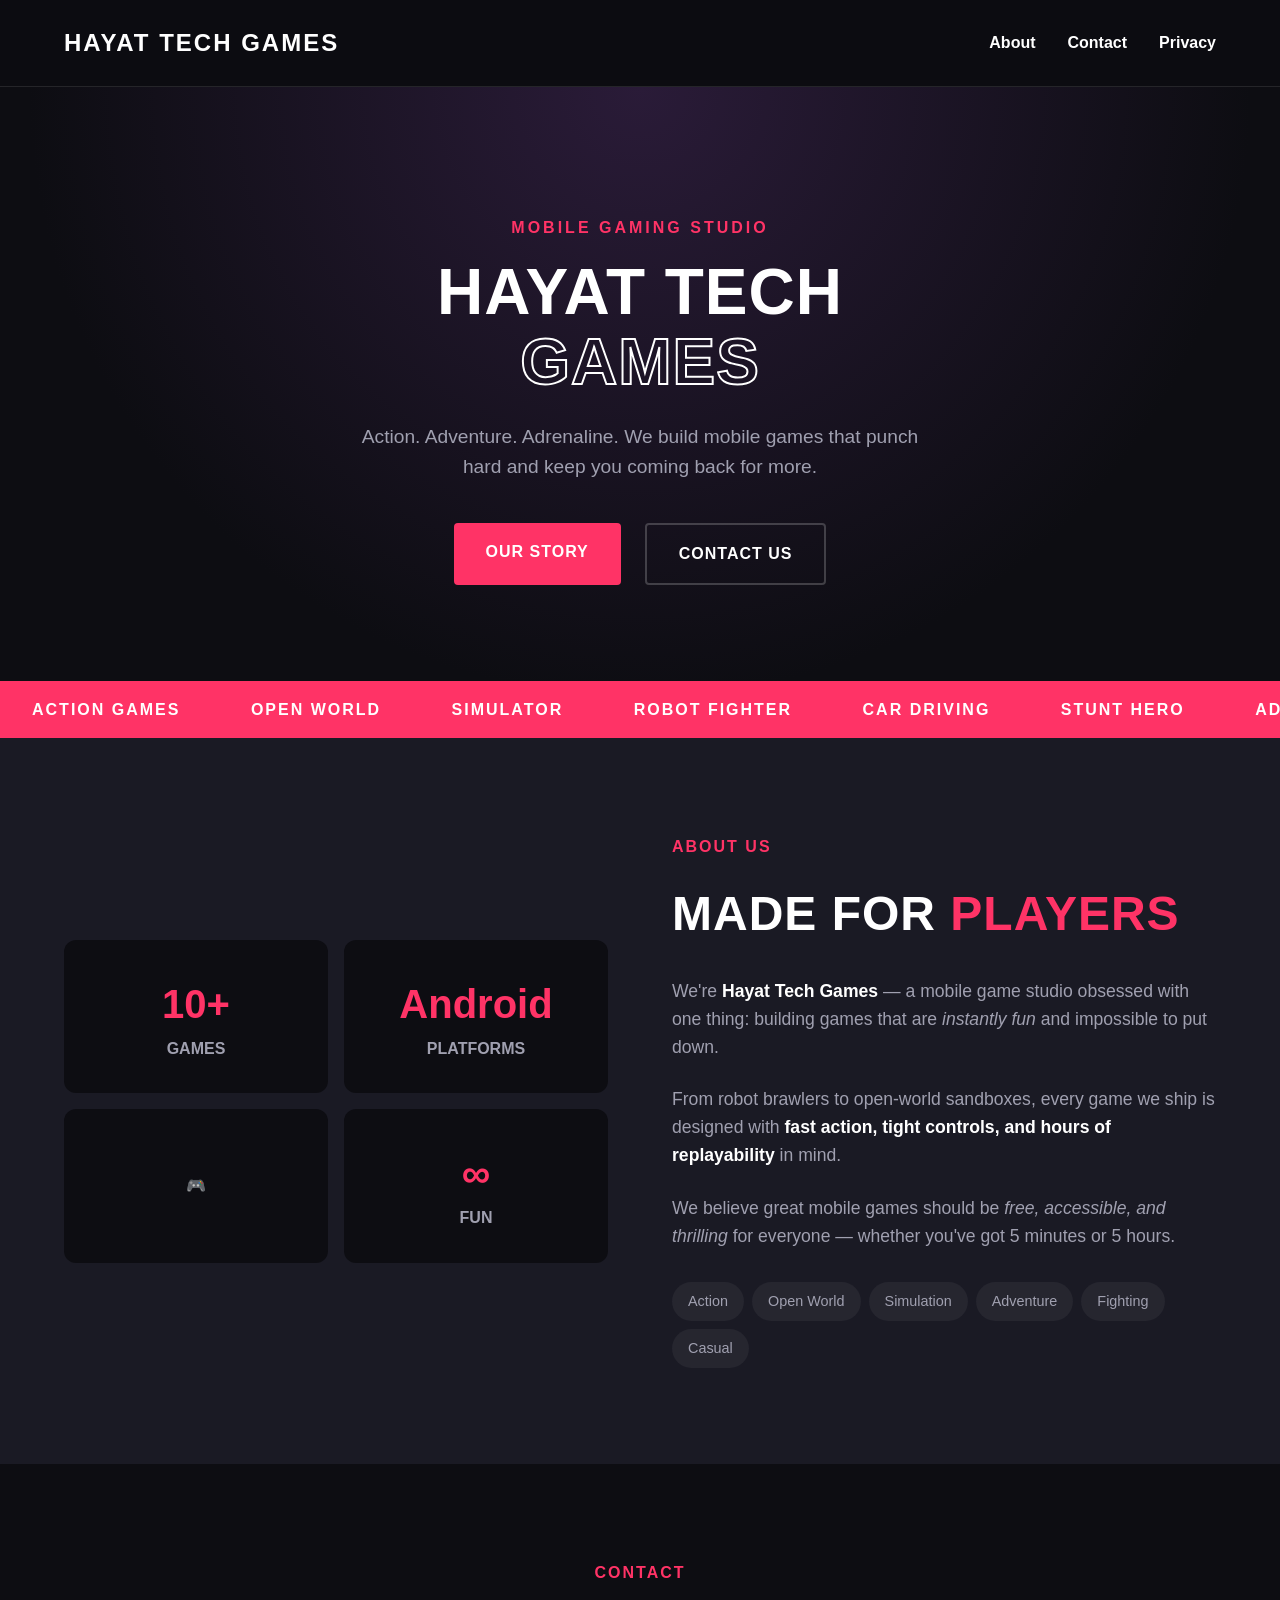
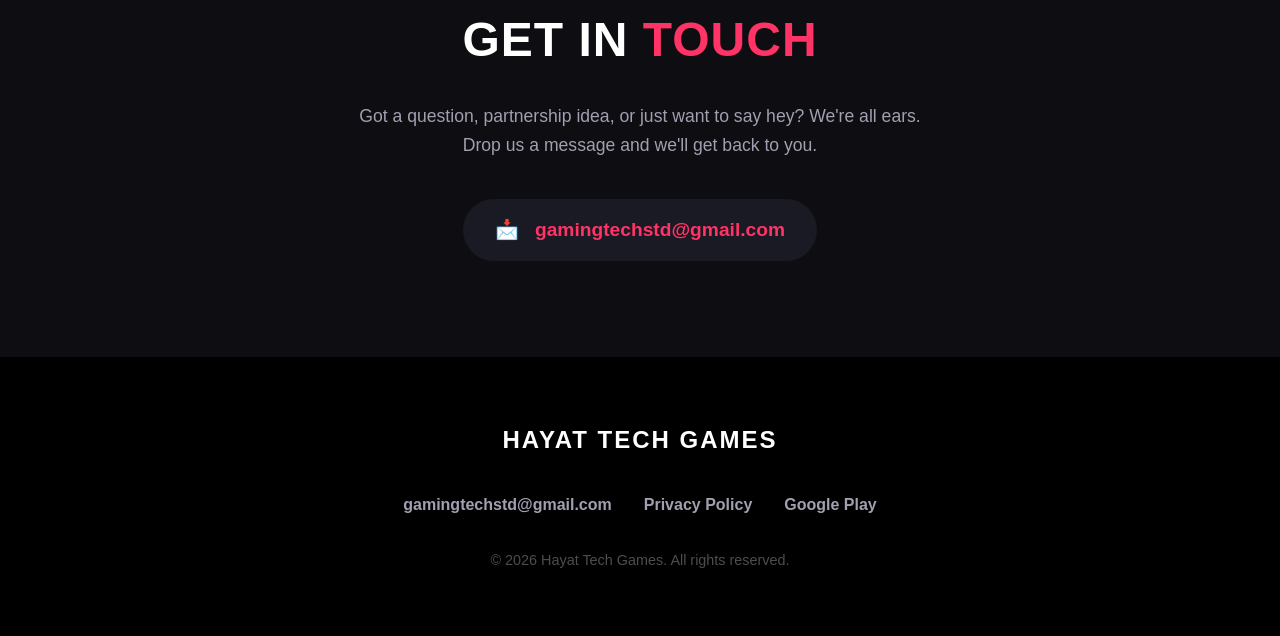
<file: index.html>
<!DOCTYPE html>
<html lang="en">
<head>
  <meta charset="UTF-8">
  <meta name="viewport" content="width=device-width, initial-scale=1.0">
  <title>Hayat Tech Games - Mobile Gaming Studio</title>
  <link href="https://fonts.googleapis.com" rel="preconnect">
  <link href="https://fonts.gstatic.com" rel="preconnect">
  <link rel="stylesheet" href="style.css">
</head>
<body>

  <!-- Navigation -->
  <nav>
    <a href="#">HAYAT TECH GAMES</a>
    <ul>
      <li><a href="#about">About</a></li>
      <li><a href="#contact">Contact</a></li>
      <li><a href="privacy-policy.html">Privacy</a></li>
    </ul>
  </nav>

  <!-- Mobile Menu Trigger/Links if styled via CSS -->
  <div>
    <a href="#about">About</a>
    <a href="#contact">Contact</a>
    <a href="privacy-policy.html">Privacy</a>
  </div>

  <!-- Hero Section -->
  <section>
    <div></div>
    <div></div>
    <div></div>

    <div>Mobile Gaming Studio</div>
    <h1>
      <span>HAYAT TECH</span>
      <span>GAMES</span>
    </h1>
    <p>Action. Adventure. Adrenaline. We build mobile games that punch hard and keep you coming back for more.</p>
    <div>
      <a href="#about">Our Story</a>
      <a href="#contact">Contact Us</a>
    </div>
  </section>

  <!-- Ticker Banner -->
  <div aria-hidden="true">
    <div>
      <span>Action Games</span>
      <span>Open World</span>
      <span>Simulator</span>
      <span>Robot Fighter</span>
      <span>Car Driving</span>
      <span>Stunt Hero</span>
      <span>Adventure</span>
      <span>Mobile Gaming</span>
      <span>Action Games</span>
      <span>Open World</span>
      <span>Simulator</span>
      <span>Robot Fighter</span>
      <span>Car Driving</span>
      <span>Stunt Hero</span>
      <span>Adventure</span>
      <span>Mobile Gaming</span>
    </div>
  </div>

  <!-- About Section -->
  <section id="about">
    <div>
      <div>
        <div>
          <span>10+</span>
          <span>Games</span>
        </div>
        <div>
          <span>Android</span>
          <span>Platforms</span>
        </div>
        <div>🎮</div>
        <div>
          <span>∞</span>
          <span>Fun</span>
        </div>
      </div>
      <div>
        <div>About Us</div>
        <h2>Made for <em>Players</em></h2>
        <p>We're <strong>Hayat Tech Games</strong> — a mobile game studio obsessed with one thing: building games that are <em>instantly fun</em> and impossible to put down.</p>
        <p>From robot brawlers to open-world sandboxes, every game we ship is designed with <strong>fast action, tight controls, and hours of replayability</strong> in mind.</p>
        <p>We believe great mobile games should be <em>free, accessible, and thrilling</em> for everyone — whether you've got 5 minutes or 5 hours.</p>
        <div>
          <div>Action</div>
          <div>Open World</div>
          <div>Simulation</div>
          <div>Adventure</div>
          <div>Fighting</div>
          <div>Casual</div>
        </div>
      </div>
    </div>
  </section>

  <!-- Contact Section -->
  <section id="contact">
    <div>
      <div>Contact</div>
      <h2>Get in <em>Touch</em></h2>
      <p>Got a question, partnership idea, or just want to say hey? We're all ears. Drop us a message and we'll get back to you.</p>
      <div>
        <span>📩</span>
        <a href="mailto:gamingtechstd@gmail.com">gamingtechstd@gmail.com</a>
      </div>
    </div>
  </section>

  <!-- Footer -->
  <footer>
    <div>HAYAT TECH GAMES</div>
    <div>
      <a href="mailto:gamingtechstd@gmail.com">gamingtechstd@gmail.com</a>
      <a href="privacy-policy.html">Privacy Policy</a>
      <a href="#" target="_blank">Google Play</a>
    </div>
    <div>© 2026 Hayat Tech Games. All rights reserved.</div>
  </footer>

</body>
</html>
</file>
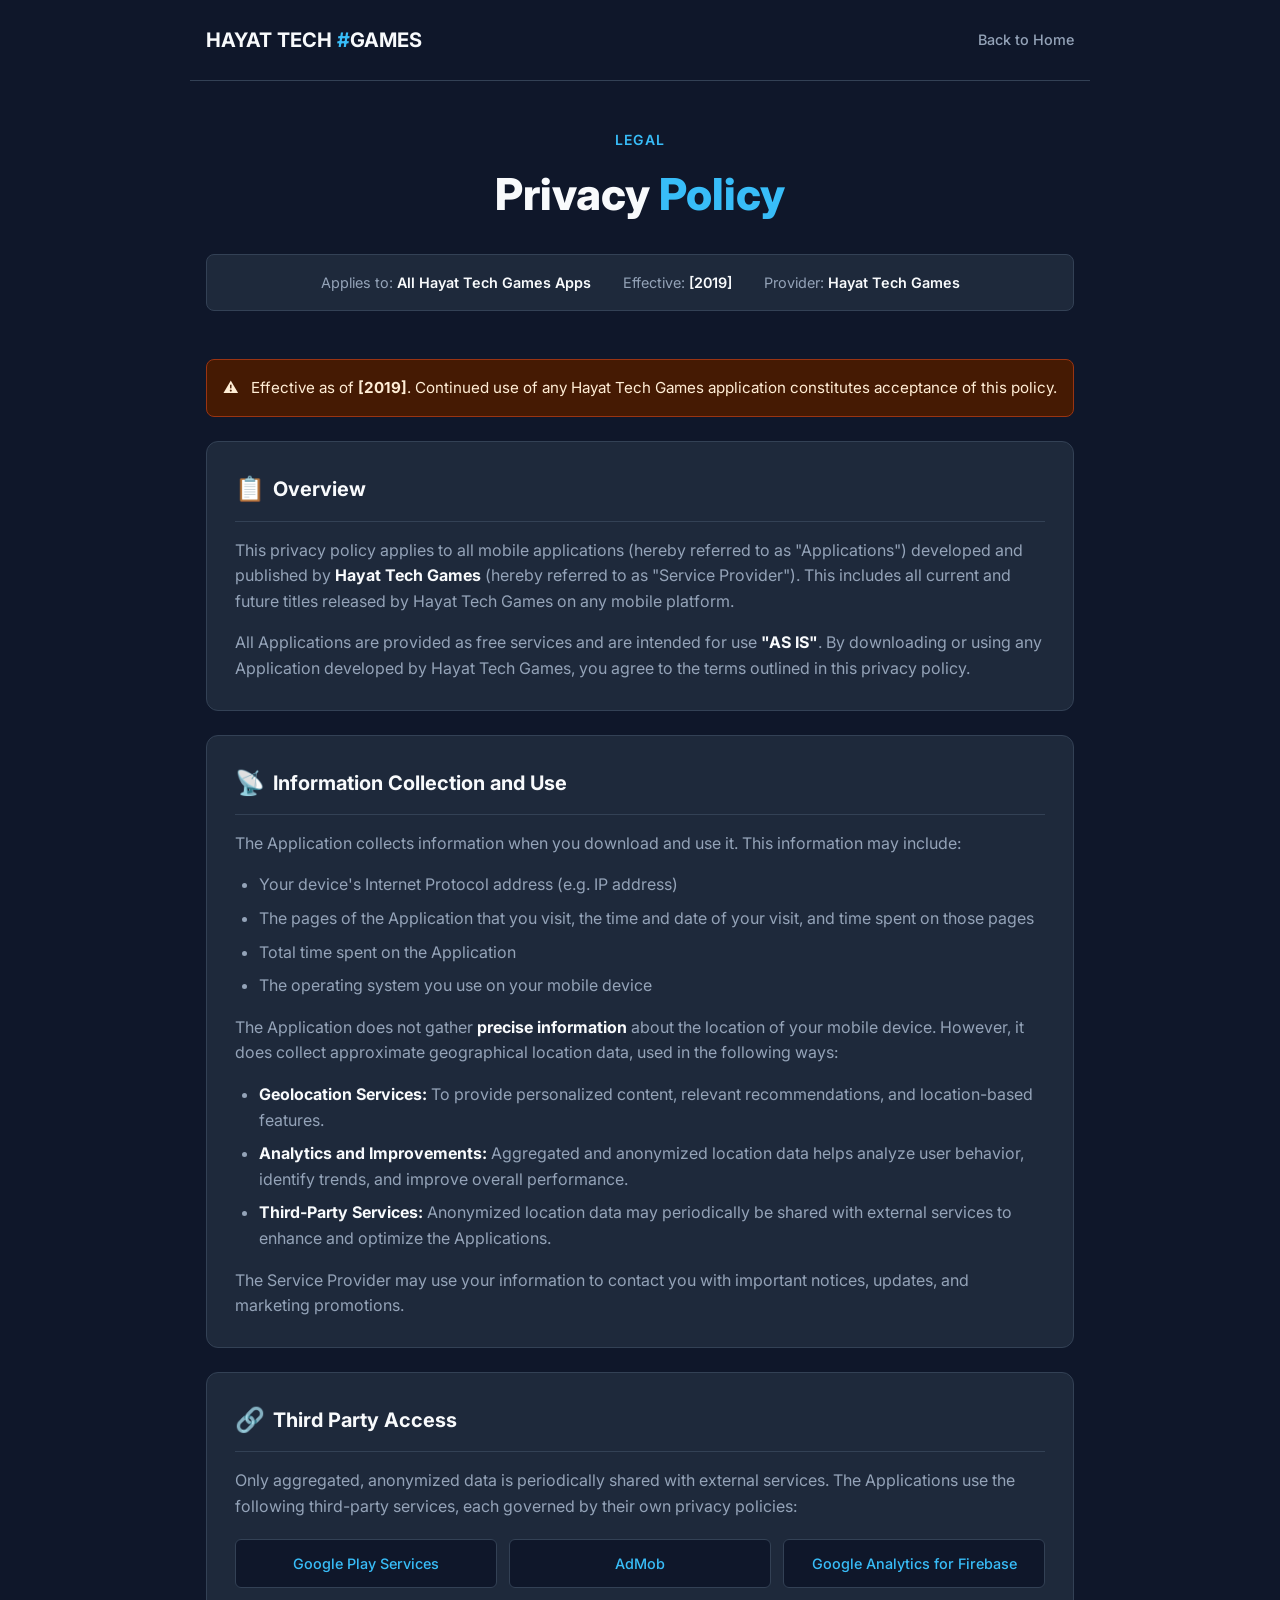
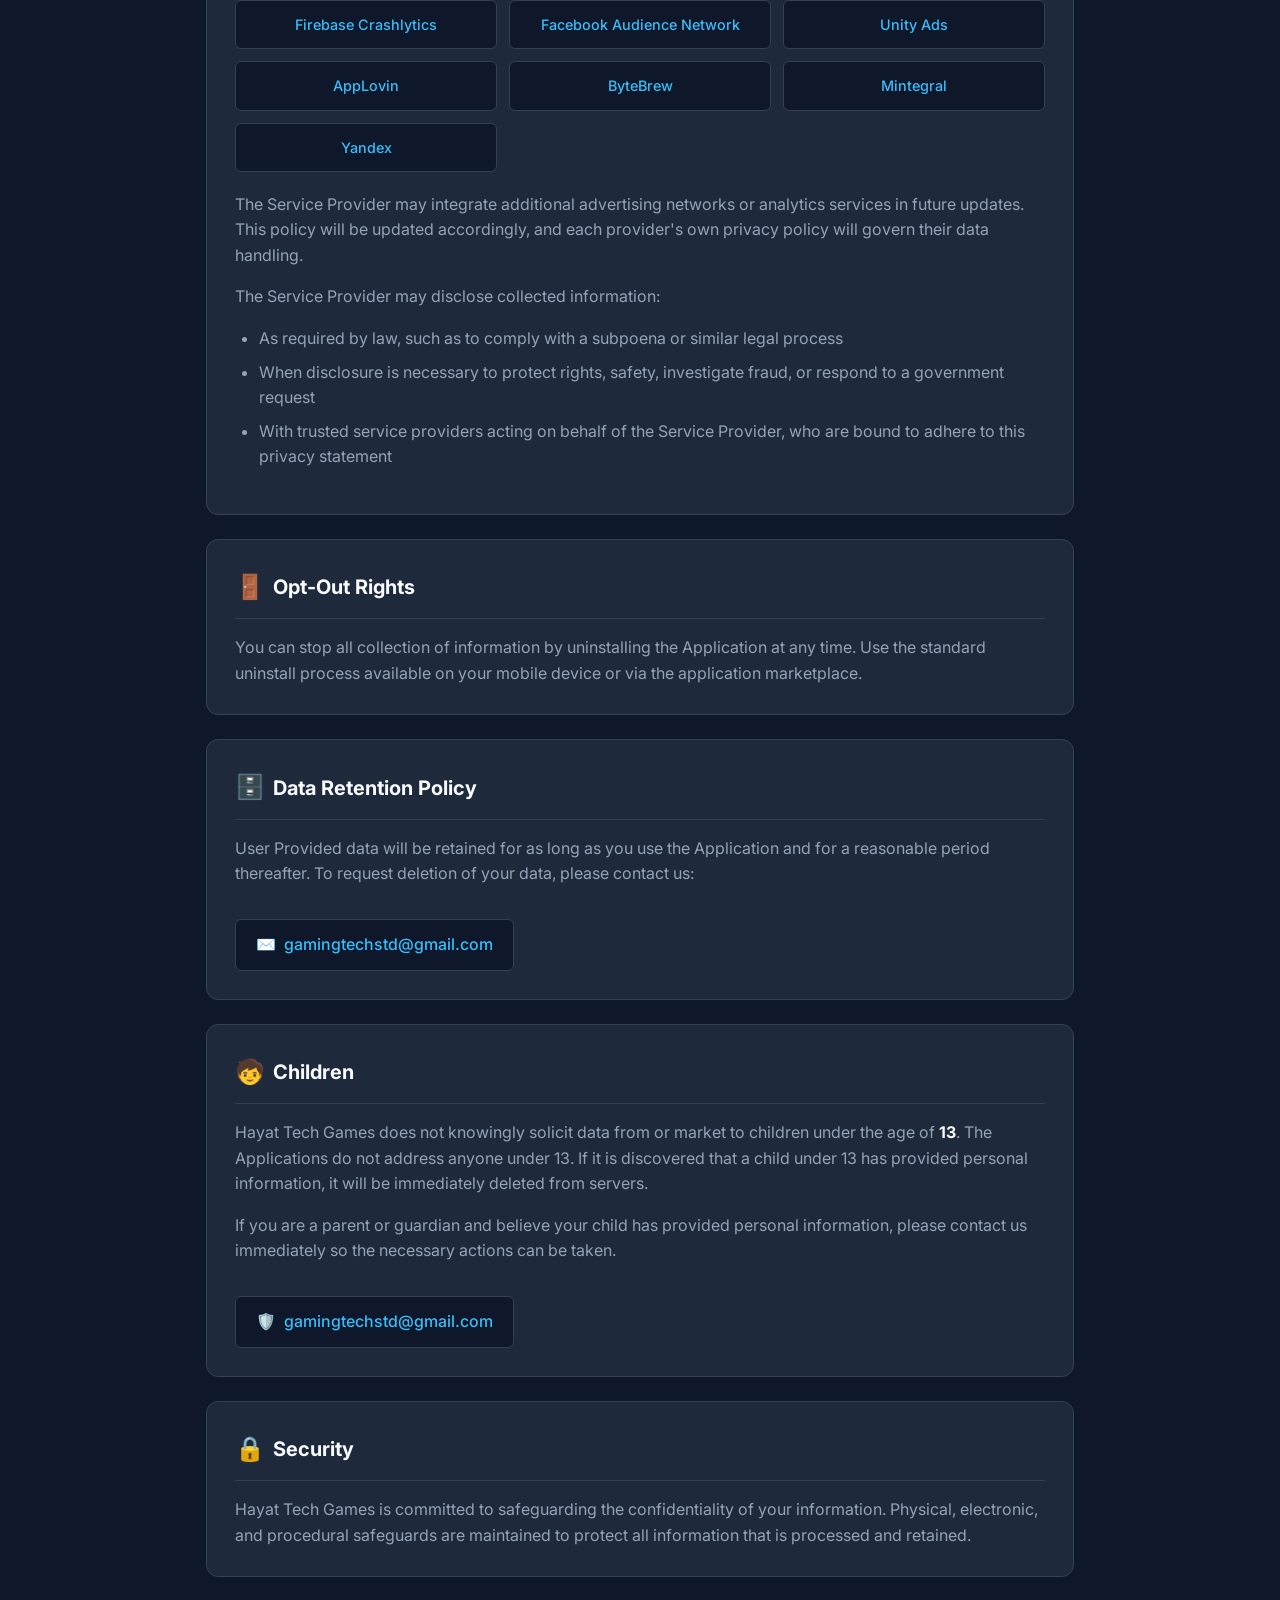
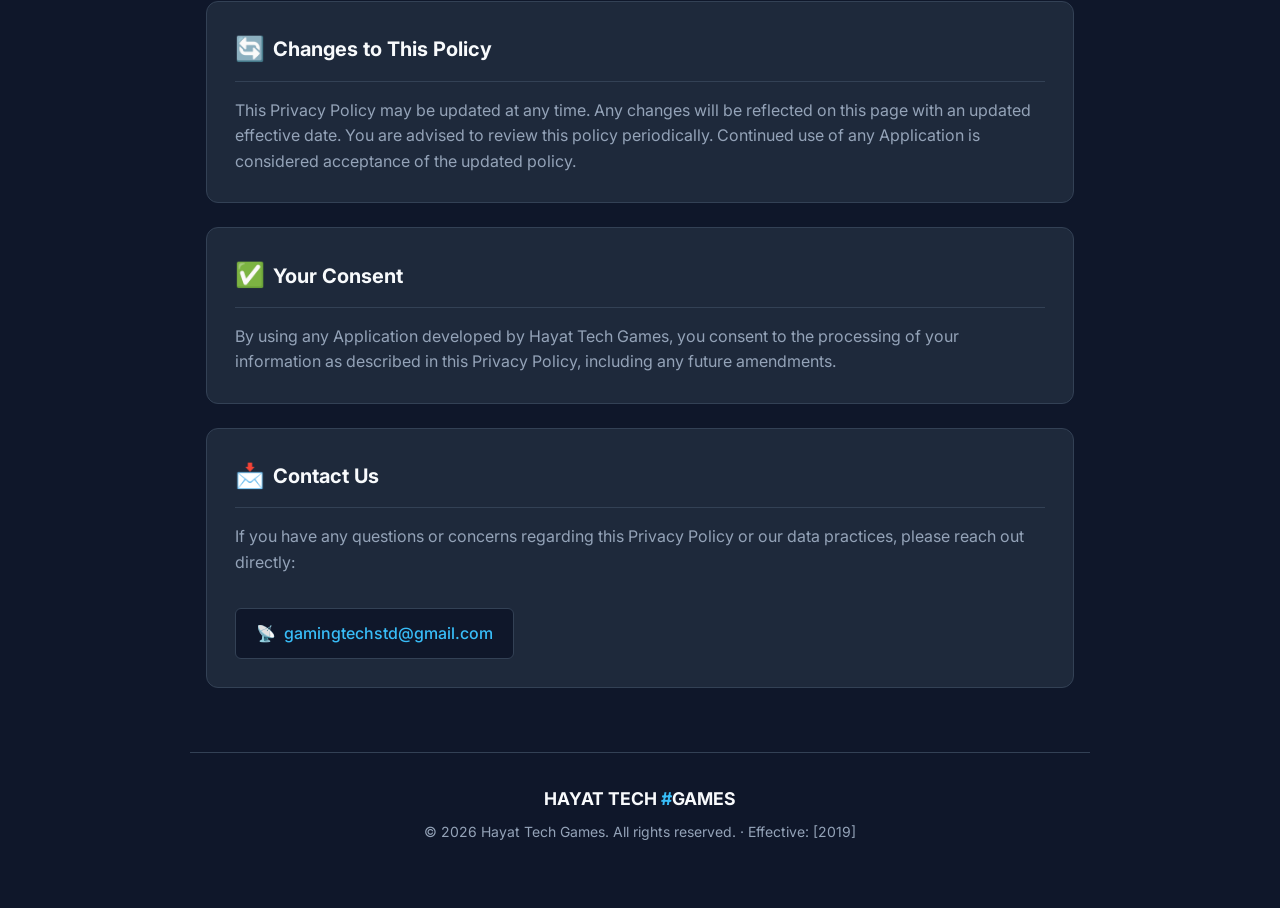
<file: privacy-policy.html>
<!DOCTYPE html>
<html lang="en">
<head>
  <meta charset="UTF-8">
  <meta name="viewport" content="width=device-width, initial-scale=1.0">
  <title>Privacy Policy - Hayat Tech Games</title>
  <link href="https://fonts.googleapis.com" rel="preconnect">
  <link href="https://fonts.gstatic.com" rel="preconnect" crossorigin>
  <link href="https://fonts.googleapis.com/css2?family=Inter:wght@400;500;600;700&display=swap" rel="stylesheet">
  <style>
    :root {
      --bg-color: #0f172a;
      --card-bg: #1e293b;
      --text-primary: #f8fafc;
      --text-secondary: #94a3b8;
      --accent-color: #38bdf8;
      --accent-hover: #0284c7;
      --border-color: #334155;
      --warning-bg: #451a03;
      --warning-border: #9a3412;
      --warning-text: #ffedd5;
    }

    * {
      box-sizing: border-box;
      margin: 0;
      padding: 0;
    }

    body {
      font-family: 'Inter', -apple-system, BlinkMacSystemFont, 'Segoe UI', Roboto, sans-serif;
      background-color: var(--bg-color);
      color: var(--text-primary);
      line-height: 1.6;
      padding-bottom: 4rem;
    }

    nav {
      max-width: 900px;
      margin: 0 auto;
      padding: 1.5rem 1rem;
      display: flex;
      justify-content: space-between;
      align-items: center;
      border-bottom: 1px solid var(--border-color);
    }

    nav a {
      color: var(--text-primary);
      text-decoration: none;
      font-weight: 700;
      font-size: 1.25rem;
    }

    nav a span {
      color: var(--accent-color);
    }

    nav a:last-child {
      font-size: 0.9rem;
      font-weight: 500;
      color: var(--text-secondary);
      transition: color 0.2s;
    }

    nav a:last-child:hover {
      color: var(--accent-color);
    }

    header {
      max-width: 900px;
      margin: 3rem auto;
      padding: 0 1rem;
      text-align: center;
    }

    header .sub-title {
      color: var(--accent-color);
      text-transform: uppercase;
      letter-spacing: 0.1em;
      font-size: 0.875rem;
      font-weight: 600;
      margin-bottom: 0.5rem;
    }

    header h1 {
      font-size: 2.75rem;
      font-weight: 800;
      margin-bottom: 1.5rem;
    }

    header h1 em {
      font-style: normal;
      color: var(--accent-color);
    }

    header .meta-grid {
      display: flex;
      justify-content: center;
      gap: 2rem;
      flex-wrap: wrap;
      background: var(--card-bg);
      padding: 1rem;
      border-radius: 8px;
      border: 1px solid var(--border-color);
      font-size: 0.9rem;
      color: var(--text-secondary);
    }

    header .meta-grid span {
      color: var(--text-primary);
      font-weight: 600;
    }

    main {
      max-width: 900px;
      margin: 0 auto;
      padding: 0 1rem;
      display: flex;
      flex-direction: column;
      gap: 1.5rem;
    }

    .alert-banner {
      background-color: var(--warning-bg);
      border: 1px solid var(--warning-border);
      color: var(--warning-text);
      padding: 1rem;
      border-radius: 8px;
      font-size: 0.95rem;
    }

    .alert-banner span {
      font-weight: 700;
    }

    .card {
      background-color: var(--card-bg);
      border: 1px solid var(--border-color);
      border-radius: 12px;
      padding: 1.75rem;
    }

    .card h2 {
      font-size: 1.25rem;
      margin-bottom: 1rem;
      display: flex;
      align-items: center;
      gap: 0.5rem;
      color: var(--text-primary);
      border-bottom: 1px solid var(--border-color);
      padding-bottom: 0.75rem;
    }

    .card h2 span {
      font-size: 1.5rem;
    }

    .card p {
      color: var(--text-secondary);
      margin-bottom: 1rem;
    }

    .card p:last-child {
      margin-bottom: 0;
    }

    .card strong {
      color: var(--text-primary);
    }

    .card ul {
      margin: 1rem 0 1rem 1.5rem;
      color: var(--text-secondary);
    }

    .card ul li {
      margin-bottom: 0.5rem;
    }

    .link-grid {
      display: grid;
      grid-template-columns: repeat(auto-fill, minmax(200px, 1fr));
      gap: 0.75rem;
      margin: 1.25rem 0;
    }

    .link-grid a {
      background: var(--bg-color);
      color: var(--accent-color);
      padding: 0.75rem 1rem;
      border-radius: 6px;
      text-decoration: none;
      font-size: 0.9rem;
      font-weight: 500;
      border: 1px solid var(--border-color);
      transition: all 0.2s;
      display: block;
      text-align: center;
    }

    .link-grid a:hover {
      border-color: var(--accent-color);
      background: rgba(56, 189, 248, 0.05);
    }

    .contact-box {
      margin-top: 1rem;
      display: inline-flex;
      align-items: center;
      gap: 0.5rem;
      background: var(--bg-color);
      padding: 0.75rem 1.25rem;
      border-radius: 6px;
      border: 1px solid var(--border-color);
    }

    .contact-box a {
      color: var(--accent-color);
      text-decoration: none;
      font-weight: 500;
    }

    .contact-box a:hover {
      text-decoration: underline;
    }

    footer {
      max-width: 900px;
      margin: 4rem auto 0;
      padding: 2rem 1rem 0;
      border-top: 1px solid var(--border-color);
      text-align: center;
      color: var(--text-secondary);
      font-size: 0.875rem;
    }

    footer div:first-child {
      font-weight: 700;
      font-size: 1.1rem;
      color: var(--text-primary);
      margin-bottom: 0.5rem;
    }

    footer div:first-child span {
      color: var(--accent-color);
    }

    @media (max-width: 600px) {
      header h1 {
        font-size: 2rem;
      }
      header .meta-grid {
        flex-direction: column;
        gap: 0.75rem;
      }
    }
  </style>
</head>
<body>

  <nav>
    <a href="index.html">HAYAT TECH <span>#</span>GAMES</a>
    <a href="index.html">Back to Home</a>
  </nav>

  <header>
    <div class="sub-title">Legal</div>
    <h1>Privacy <em>Policy</em></h1>
    <div class="meta-grid">
      <div>Applies to: <span>All Hayat Tech Games Apps</span></div>
      <div>Effective: <span>[2019]</span></div>
      <div>Provider: <span>Hayat Tech Games</span></div>
    </div>
  </header>

  <main>
    <div class="alert-banner">
      ⚠ &nbsp; Effective as of <span>[2019]</span>. Continued use of any Hayat Tech Games application constitutes acceptance of this policy.
    </div>

    <div class="card">
      <h2><span>📋</span> Overview</h2>
      <div>
        <p>This privacy policy applies to all mobile applications (hereby referred to as &quot;Applications&quot;) developed and published by <strong>Hayat Tech Games</strong> (hereby referred to as &quot;Service Provider&quot;). This includes all current and future titles released by Hayat Tech Games on any mobile platform.</p>
        <p>All Applications are provided as free services and are intended for use <strong>&quot;AS IS&quot;</strong>. By downloading or using any Application developed by Hayat Tech Games, you agree to the terms outlined in this privacy policy.</p>
      </div>
    </div>

    <div class="card">
      <h2><span>📡</span> Information Collection and Use</h2>
      <div>
        <p>The Application collects information when you download and use it. This information may include:</p>
        <ul>
          <li>Your device&#39;s Internet Protocol address (e.g. IP address)</li>
          <li>The pages of the Application that you visit, the time and date of your visit, and time spent on those pages</li>
          <li>Total time spent on the Application</li>
          <li>The operating system you use on your mobile device</li>
        </ul>
        <p>The Application does not gather <strong>precise information</strong> about the location of your mobile device. However, it does collect approximate geographical location data, used in the following ways:</p>
        <ul>
          <li><strong>Geolocation Services:</strong> To provide personalized content, relevant recommendations, and location-based features.</li>
          <li><strong>Analytics and Improvements:</strong> Aggregated and anonymized location data helps analyze user behavior, identify trends, and improve overall performance.</li>
          <li><strong>Third-Party Services:</strong> Anonymized location data may periodically be shared with external services to enhance and optimize the Applications.</li>
        </ul>
        <p>The Service Provider may use your information to contact you with important notices, updates, and marketing promotions.</p>
      </div>
    </div>

    <div class="card">
      <h2><span>🔗</span> Third Party Access</h2>
      <div>
        <p>Only aggregated, anonymized data is periodically shared with external services. The Applications use the following third-party services, each governed by their own privacy policies:</p>
        <div class="link-grid">
          <a href="https://policies.google.com/privacy" target="_blank" rel="noopener noreferrer">Google Play Services</a>
          <a href="https://support.google.com/admob/answer/6128543" target="_blank" rel="noopener noreferrer">AdMob</a>
          <a href="https://firebase.google.com/support/privacy" target="_blank" rel="noopener noreferrer">Google Analytics for Firebase</a>
          <a href="https://firebase.google.com/support/privacy" target="_blank" rel="noopener noreferrer">Firebase Crashlytics</a>
          <a href="https://www.facebook.com/about/privacy" target="_blank" rel="noopener noreferrer">Facebook Audience Network</a>
          <a href="https://unity.com/legal/privacy-policy" target="_blank" rel="noopener noreferrer">Unity Ads</a>
          <a href="https://www.applovin.com/privacy/" target="_blank" rel="noopener noreferrer">AppLovin</a>
          <a href="https://bytebrew.io/privacy-policy" target="_blank" rel="noopener noreferrer">ByteBrew</a>
          <a href="https://www.mintegral.com/en/privacy" target="_blank" rel="noopener noreferrer">Mintegral</a>
          <a href="https://yandex.com/legal/confidential/" target="_blank" rel="noopener noreferrer">Yandex</a>
        </div>
        <p>The Service Provider may integrate additional advertising networks or analytics services in future updates. This policy will be updated accordingly, and each provider&#39;s own privacy policy will govern their data handling.</p>
        <p>The Service Provider may disclose collected information:</p>
        <ul>
          <li>As required by law, such as to comply with a subpoena or similar legal process</li>
          <li>When disclosure is necessary to protect rights, safety, investigate fraud, or respond to a government request</li>
          <li>With trusted service providers acting on behalf of the Service Provider, who are bound to adhere to this privacy statement</li>
        </ul>
      </div>
    </div>

    <div class="card">
      <h2><span>🚪</span> Opt-Out Rights</h2>
      <div>
        <p>You can stop all collection of information by uninstalling the Application at any time. Use the standard uninstall process available on your mobile device or via the application marketplace.</p>
      </div>
    </div>

    <div class="card">
      <h2><span>🗄️</span> Data Retention Policy</h2>
      <div>
        <p>User Provided data will be retained for as long as you use the Application and for a reasonable period thereafter. To request deletion of your data, please contact us:</p>
        <div class="contact-box">
          <span>✉️</span>
          <a href="mailto:gamingtechstd@gmail.com">gamingtechstd@gmail.com</a>
        </div>
      </div>
    </div>

    <div class="card">
      <h2><span>🧒</span> Children</h2>
      <div>
        <p>Hayat Tech Games does not knowingly solicit data from or market to children under the age of <strong>13</strong>. The Applications do not address anyone under 13. If it is discovered that a child under 13 has provided personal information, it will be immediately deleted from servers.</p>
        <p>If you are a parent or guardian and believe your child has provided personal information, please contact us immediately so the necessary actions can be taken.</p>
        <div class="contact-box">
          <span>🛡️</span>
          <a href="mailto:gamingtechstd@gmail.com">gamingtechstd@gmail.com</a>
        </div>
      </div>
    </div>

    <div class="card">
      <h2><span>🔒</span> Security</h2>
      <div>
        <p>Hayat Tech Games is committed to safeguarding the confidentiality of your information. Physical, electronic, and procedural safeguards are maintained to protect all information that is processed and retained.</p>
      </div>
    </div>

    <div class="card">
      <h2><span>🔄</span> Changes to This Policy</h2>
      <div>
        <p>This Privacy Policy may be updated at any time. Any changes will be reflected on this page with an updated effective date. You are advised to review this policy periodically. Continued use of any Application is considered acceptance of the updated policy.</p>
      </div>
    </div>

    <div class="card">
      <h2><span>✅</span> Your Consent</h2>
      <div>
        <p>By using any Application developed by Hayat Tech Games, you consent to the processing of your information as described in this Privacy Policy, including any future amendments.</p>
      </div>
    </div>

    <div class="card">
      <h2><span>📩</span> Contact Us</h2>
      <div>
        <p>If you have any questions or concerns regarding this Privacy Policy or our data practices, please reach out directly:</p>
        <div class="contact-box">
          <span>📡</span>
          <a href="mailto:gamingtechstd@gmail.com">gamingtechstd@gmail.com</a>
        </div>
      </div>
    </div>
  </main>

  <footer>
    <div>HAYAT TECH <span>#</span>GAMES</div>
    <div>© 2026 Hayat Tech Games. All rights reserved. · Effective: [2019]</div>
  </footer>

</body>
</html>
</file>
<file: style.css>
/* style.css */

:root {
  --bg-color: #0d0d12;
  --surface-color: #1a1a24;
  --accent-color: #ff3366; /* Adjust this hex to change your primary brand color */
  --text-primary: #ffffff;
  --text-secondary: #a0a0b0;
  --font-main: 'Segoe UI', Roboto, Helvetica, Arial, sans-serif;
}

* {
  margin: 0;
  padding: 0;
  box-sizing: border-box;
}

body {
  background-color: var(--bg-color);
  color: var(--text-primary);
  font-family: var(--font-main);
  line-height: 1.6;
  overflow-x: hidden;
}

/* Typography */
h1, h2 {
  font-weight: 900;
  text-transform: uppercase;
  letter-spacing: 1px;
}

a {
  text-decoration: none;
  color: var(--accent-color);
  transition: opacity 0.3s ease;
}

a:hover {
  opacity: 0.8;
}

/* Navigation */
nav {
  display: flex;
  justify-content: space-between;
  align-items: center;
  padding: 1.5rem 5%;
  background-color: rgba(13, 13, 18, 0.95);
  position: sticky;
  top: 0;
  z-index: 1000;
  border-bottom: 1px solid rgba(255,255,255,0.1);
  backdrop-filter: blur(10px);
}

nav > a:first-child {
  font-size: 1.5rem;
  font-weight: 900;
  color: var(--text-primary);
  letter-spacing: 2px;
}

nav ul {
  display: flex;
  list-style: none;
  gap: 2rem;
}

nav ul li a {
  color: var(--text-primary);
  font-weight: 600;
  font-size: 1rem;
}

nav ul li a:hover {
  color: var(--accent-color);
}

/* Mobile Menu Trigger (Hidden on Desktop) */
body > div:nth-of-type(1) {
  display: none; 
}

/* Hero Section */
section:first-of-type {
  text-align: center;
  padding: 8rem 5% 6rem;
  background: radial-gradient(circle at center top, #2a1b38 0%, var(--bg-color) 70%);
}

section:first-of-type > div:nth-of-type(4) {
  color: var(--accent-color);
  font-weight: 700;
  letter-spacing: 3px;
  text-transform: uppercase;
  margin-bottom: 1rem;
}

section:first-of-type h1 {
  font-size: 4rem;
  line-height: 1.1;
  margin-bottom: 1.5rem;
  display: flex;
  flex-direction: column;
}

section:first-of-type h1 span:first-child {
  color: var(--text-primary);
}

section:first-of-type h1 span:last-child {
  color: transparent;
  -webkit-text-stroke: 2px var(--text-primary);
}

section:first-of-type p {
  color: var(--text-secondary);
  font-size: 1.2rem;
  max-width: 600px;
  margin: 0 auto 2.5rem;
}

section:first-of-type > div:last-child {
  display: flex;
  justify-content: center;
  gap: 1.5rem;
}

section:first-of-type > div:last-child a {
  padding: 1rem 2rem;
  border-radius: 4px;
  font-weight: 700;
  text-transform: uppercase;
  letter-spacing: 1px;
}

section:first-of-type > div:last-child a:first-child {
  background-color: var(--accent-color);
  color: #fff;
}

section:first-of-type > div:last-child a:last-child {
  background-color: transparent;
  color: var(--text-primary);
  border: 2px solid rgba(255,255,255,0.2);
}

/* Ticker Banner */
div[aria-hidden="true"] {
  background-color: var(--accent-color);
  color: #fff;
  padding: 1rem 0;
  overflow: hidden;
  white-space: nowrap;
  font-weight: 800;
  text-transform: uppercase;
  letter-spacing: 2px;
}

div[aria-hidden="true"] div {
  display: inline-block;
  animation: scrollTicker 20s linear infinite;
}

div[aria-hidden="true"] span {
  margin: 0 2rem;
}

@keyframes scrollTicker {
  0% { transform: translateX(0); }
  100% { transform: translateX(-50%); }
}

/* Games Section */
#games {
  padding: 6rem 5%;
}

#games > div > div:first-child {
  text-align: center;
  margin-bottom: 4rem;
}

#games > div > div:first-child > div {
  color: var(--accent-color);
  font-weight: 700;
  text-transform: uppercase;
  letter-spacing: 2px;
}

#games h2 {
  font-size: 3rem;
}

#games h2 em {
  font-style: normal;
  color: var(--accent-color);
}

#games > div > div:nth-child(2) {
  display: grid;
  grid-template-columns: repeat(auto-fit, minmax(320px, 1fr));
  gap: 2rem;
  margin-bottom: 3rem;
}

#games > div > div:nth-child(2) > div {
  background-color: var(--surface-color);
  border-radius: 12px;
  padding: 2rem;
  transition: transform 0.3s ease, border-color 0.3s ease;
  border: 1px solid rgba(255,255,255,0.05);
}

#games > div > div:nth-child(2) > div:hover {
  transform: translateY(-5px);
  border-color: rgba(255,255,255,0.2);
}

#games > div > div:nth-child(2) > div > div:first-child {
  display: flex;
  justify-content: space-between;
  align-items: center;
  margin-bottom: 1.5rem;
  font-size: 2.5rem;
}

#games > div > div:nth-child(2) > div > div:first-child > div:last-child {
  font-size: 1rem;
  font-weight: 700;
  background: rgba(255,255,255,0.1);
  padding: 0.2rem 0.6rem;
  border-radius: 20px;
}

#games > div > div:nth-child(2) > div > div:last-child > div:first-child {
  color: var(--accent-color);
  font-size: 0.85rem;
  font-weight: 700;
  text-transform: uppercase;
  margin-bottom: 0.5rem;
}

#games > div > div:nth-child(2) > div > div:last-child > div:nth-child(2) {
  font-size: 1.5rem;
  font-weight: 800;
  margin-bottom: 1rem;
}

#games > div > div:nth-child(2) > div > div:last-child p {
  color: var(--text-secondary);
  font-size: 0.95rem;
  margin-bottom: 1.5rem;
}

#games > div > div:nth-child(2) > div > div:last-child a {
  display: inline-block;
  background: var(--text-primary);
  color: var(--bg-color);
  padding: 0.6rem 1.2rem;
  border-radius: 4px;
  font-weight: 700;
  text-transform: uppercase;
  font-size: 0.9rem;
}

#games > div > div:last-child {
  text-align: center;
}

#games > div > div:last-child a {
  color: var(--text-primary);
  font-weight: 700;
  text-decoration: underline;
  text-decoration-color: var(--accent-color);
  text-decoration-thickness: 2px;
  text-underline-offset: 4px;
}

/* About Section */
#about {
  padding: 6rem 5%;
  background-color: var(--surface-color);
}

#about > div {
  display: grid;
  grid-template-columns: 1fr 1fr;
  gap: 4rem;
  align-items: center;
}

#about > div > div:first-child {
  display: grid;
  grid-template-columns: 1fr 1fr;
  gap: 1rem;
}

#about > div > div:first-child > div {
  background-color: var(--bg-color);
  padding: 2rem;
  border-radius: 12px;
  text-align: center;
  display: flex;
  flex-direction: column;
  justify-content: center;
}

#about > div > div:first-child > div span:first-child {
  font-size: 2.5rem;
  font-weight: 900;
  color: var(--accent-color);
}

#about > div > div:first-child > div span:last-child {
  color: var(--text-secondary);
  font-weight: 700;
  text-transform: uppercase;
}

#about > div > div:last-child > div:first-child {
  color: var(--accent-color);
  font-weight: 700;
  text-transform: uppercase;
  letter-spacing: 2px;
  margin-bottom: 1rem;
}

#about h2 {
  font-size: 3rem;
  margin-bottom: 1.5rem;
}

#about h2 em {
  font-style: normal;
  color: var(--accent-color);
}

#about p {
  color: var(--text-secondary);
  font-size: 1.1rem;
  margin-bottom: 1.5rem;
}

#about strong {
  color: var(--text-primary);
}

#about > div > div:last-child > div:last-child {
  display: flex;
  flex-wrap: wrap;
  gap: 0.5rem;
  margin-top: 2rem;
}

#about > div > div:last-child > div:last-child > div {
  background: rgba(255,255,255,0.05);
  padding: 0.5rem 1rem;
  border-radius: 20px;
  font-size: 0.9rem;
  color: var(--text-secondary);
}

/* Contact Section */
#contact {
  padding: 6rem 5%;
  text-align: center;
}

#contact > div > div:first-child {
  color: var(--accent-color);
  font-weight: 700;
  text-transform: uppercase;
  letter-spacing: 2px;
  margin-bottom: 1rem;
}

#contact h2 {
  font-size: 3rem;
  margin-bottom: 1.5rem;
}

#contact h2 em {
  font-style: normal;
  color: var(--accent-color);
}

#contact p {
  color: var(--text-secondary);
  font-size: 1.1rem;
  max-width: 600px;
  margin: 0 auto 2.5rem;
}

#contact > div > div:last-child {
  display: inline-flex;
  align-items: center;
  gap: 1rem;
  background-color: var(--surface-color);
  padding: 1rem 2rem;
  border-radius: 50px;
  font-size: 1.2rem;
  font-weight: 700;
}

/* Footer */
footer {
  padding: 4rem 5%;
  background-color: #000;
  display: flex;
  flex-direction: column;
  align-items: center;
  gap: 2rem;
  text-align: center;
}

footer > div:first-child {
  font-size: 1.5rem;
  font-weight: 900;
  letter-spacing: 2px;
}

footer > div:nth-child(2) {
  display: flex;
  gap: 2rem;
  flex-wrap: wrap;
  justify-content: center;
}

footer > div:nth-child(2) a {
  color: var(--text-secondary);
  font-weight: 600;
}

footer > div:nth-child(2) a:hover {
  color: var(--text-primary);
}

footer > div:last-child {
  color: rgba(255,255,255,0.3);
  font-size: 0.9rem;
}

/* Mobile Responsive Adjustments */
@media (max-width: 768px) {
  nav ul {
    display: none; 
  }
  
  section:first-of-type h1 {
    font-size: 2.5rem;
  }
  
  #about > div {
    grid-template-columns: 1fr;
  }
  
  #games h2, #about h2, #contact h2 {
    font-size: 2.2rem;
  }
}
</file>
